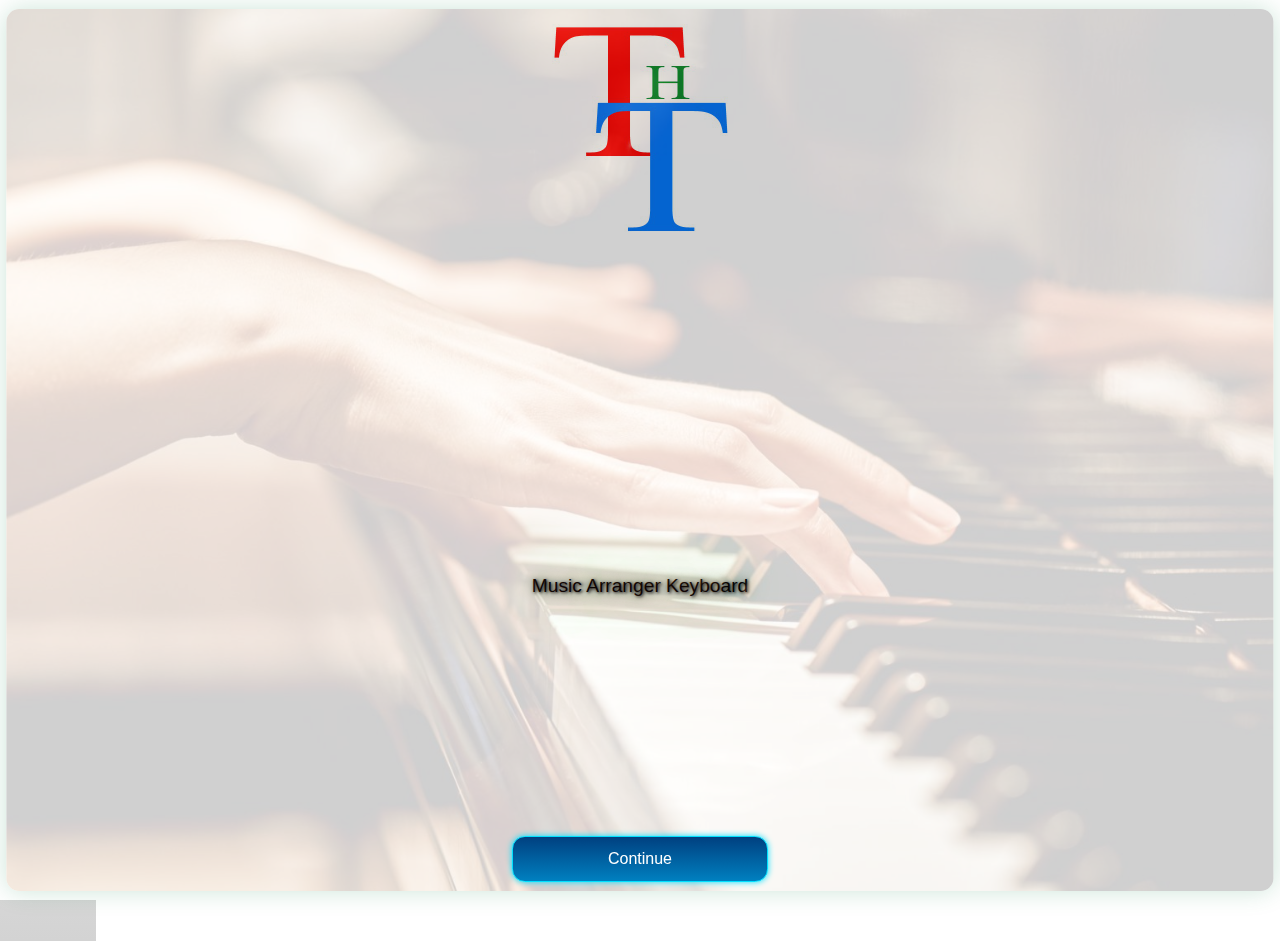
<file: index.html>
<html lang="en">

<head>
    <meta charset="utf-8" />
    <meta name="viewport"
        content="width=device-width, height=device-height, initial-scale=1.0, minimum-scale=1.0, maximum-scale=1.0, user-scalable=no" />
    <title>THT Music Arranger Keyboard</title>
    <link rel="shortcut icon" href="images/icon.png" />
    <link rel="stylesheet" href="styles/index.css" />
    <script src="tones/reverb.js"></script>
    <script src="scripts/webmidi.iife.js"></script>
    <script src="tones/soundfont-player.min.js"></script>
    <script src="rhythms/howler.min.js"></script>
    <script src="rhythms/chords.js"></script>
    <script src="rhythms/rhythms.js"></script>
    <script src="tones/tones.js"></script>
    <script src="scripts/keyboards.js"></script>
    <script>/*<![CDATA[*/var isAllLoaded = false; var isInterAdLoaded = false; var isAdShown = false; var numOfStops = 0; function interAdLoaded() { isInterAdLoaded = true; }
        function interAdFailed() { isInterAdLoaded = false; }
        function adShown() { isAdShown = true; }
        var redZone = []; var greenZone = []; var keyTracker; const TRACKER_PERIOD = 10; var isResizing = false; var tableTones; var spanExMIDI; var spanChord; var chord = { name: "", root: "", third: "", fifth: "" }; var chordTracker; var btnBreak, btnV1, btnV2, btnEnd, btnStart, btnReset; var btnTempoDown, btnTempoUp; var btnPrevious, btnNext; var spanTempo, spanRhythm; var rhythmTracker; const buttonStateIndexes = [0, 7, 15, 23, 31, 39, 47, 55]; const buttonStates = ["red", "transparent", "yellow", "transparent", "yellow", "transparent", "yellow", "transparent"]; var btnBlink; var divMapping, tableMapping; var MappingFunctionButtons = []; var MappingCCButtons = []; var MappingCCs = []; var isMapping = false, isLearning = false; var learningIndex = 0; var divPress, divPressContent; var divHelp; var btnHelp, btnHelpClose; var isViewHelp = false; document.addEventListener("DOMContentLoaded", function () {
            divTwin = document.getElementById("divTwin"); divTransport = document.getElementById("divTransport"); document.getElementById("tableTones").style.height = document.getElementById("tableRhythms").style.height = (divTransport.offsetHeight - (2 * document.getElementsByClassName("divTitles")[0].offsetHeight)) / 2; keyboard0 = document.getElementById("divWhole"); keyboard1 = document.getElementById("divKey1"); keyboard2 = document.getElementById("divKey2"); AcmpSection = document.getElementById("divAcmpSection"); ToneSection = document.getElementById("divToneSection"); redMask = document.getElementById("divRedMask"); greenMask = document.getElementById("divGreenMask"); wheels = document.getElementById("divWheels"); pitch = document.getElementById("divPitch"); pitchUpper = document.getElementById("divUpper"); pitchMid = document.getElementById("divMid"); pitchLower = document.getElementById("divLower"); wheelValue = document.getElementById("divWheelValue"); btnBlink = document.getElementById("btnV1"); divMapping = document.getElementById("divMapping"); divPress = document.getElementById("divPress"); divPress.addEventListener("click", function () { isLearning = false; this.style.visibility = "hidden"; }); divPressContent = document.getElementById("divPressContent"); divPressContent.style.left = (document.body.offsetWidth - divPressContent.offsetWidth) / 2; divPressContent.style.top = (document.body.offsetHeight - divPressContent.offsetHeight) / 2; tableTones = document.getElementById("tableTones"); let tr = document.createElement("tr"); for (let i = 0; i < Tones.length; i++) {
                let td = document.createElement("td"); td.style.width = Math.floor(100 / Tones.length) + "%"; let currentButton = document.createElement("button"); currentButton.innerText = Tones[i].name; currentButton.classList.add("btnTone"); currentButton.setAttribute("idx", i); currentButton.addEventListener("click", function () {
                    let thisIndex = parseInt(this.getAttribute("idx")); for (let j = 0; j < Tones.length; j++)
                        Tones[j].button.style.backgroundImage = "linear-gradient(to bottom, rgb(0, 64, 32) , rgb(0, 128, 64))"; this.style.backgroundImage = "linear-gradient(to bottom, rgb(0, 128, 64) , rgb(0, 224, 128))"; currentTone = Tones[thisIndex];
                }); Tones[i].button = currentButton; MappingFunctionButtons.push(currentButton); td.appendChild(currentButton); tr.appendChild(td);
            }
            tableTones.appendChild(tr); Tones[0].button.style.backgroundImage = "linear-gradient(to bottom, rgb(0, 128, 64), rgb(0, 224, 128))"; spanExMIDI = document.getElementById("spanExMIDI"); spanExMIDI.addEventListener("click", function () { if (this.innerText == "No MIDI Controller Detected") return; isMapping = true; divMapping.style.visibility = "visible"; }); document.getElementById("btnMappingClose").addEventListener("click", function () { isMapping = false; divMapping.style.visibility = "hidden"; repositionKeyboards(); }); spanChord = document.getElementById("spanChord"); spanChord.addEventListener("click", function () { chord.name = ""; this.innerText = "No Chord Detected"; }); btnBreak = document.getElementById("btnBreak"); btnV1 = document.getElementById("btnV1"); btnV2 = document.getElementById("btnV2"); btnEnd = document.getElementById("btnEnd"); btnStart = document.getElementById("btnStart"); btnReset = document.getElementById("btnReset"); btnTempoDown = document.getElementById("btnTempoDown"); btnTempoUp = document.getElementById("btnTempoUp"); btnPrevious = document.getElementById("btnPrevious"); btnNext = document.getElementById("btnNext"); spanTempo = document.getElementById("spanTempo"); spanRhythm = document.getElementById("spanRhythm"); divHelp = document.getElementById("divHelp"); btnHelp = document.getElementById("btnHelp"); btnHelpClose = document.getElementById("btnHelpClose"); btnHelpClose.addEventListener("click", function () { isViewHelp = false; divHelp.style.visibility = "hidden"; repositionKeyboards(); }); btnHelp.addEventListener("click", function () { isViewHelp = true; divHelp.style.visibility = "visible"; }); MappingFunctionButtons.push(btnBreak); MappingFunctionButtons.push(btnV1); MappingFunctionButtons.push(btnV2); MappingFunctionButtons.push(btnEnd); MappingFunctionButtons.push(btnStart); MappingFunctionButtons.push(btnReset); for (let i = 0; i < MappingFunctionButtons.length; i++) { let currentCC = localStorage.getItem("CC" + i); if (!currentCC) currentCC = 0; MappingCCs.push(currentCC); }
            tableMapping = document.getElementById("tableMapping"); for (let i = 0; i < MappingFunctionButtons.length; i++) { let tr = document.createElement("tr"); let td1 = document.createElement("td"); let td1btn = document.createElement("button"); td1btn.classList.add("spanMappingFunctionButtons"); td1btn.innerText = MappingFunctionButtons[i].innerText; td1.appendChild(td1btn); let td2 = document.createElement("td"); td2.innerText = ":"; let td3 = document.createElement("td"); let td3btn = document.createElement("button"); td3btn.setAttribute("index", i); td3btn.innerText = MappingCCs[i]; td3btn.addEventListener("click", function () { isLearning = true; learningIndex = this.getAttribute("index"); divPress.style.visibility = "visible"; }); td3.appendChild(td3btn); MappingCCButtons.push(td3btn); tr.appendChild(td1); tr.appendChild(td2); tr.appendChild(td3); tableMapping.appendChild(tr); }
            renderKeyboard0(); renderKeyboard1(); renderKeyboard2(); setMasks(); repositionWheels(); ToneSectionRectCalc(); pitch.addEventListener("touchstart", function (e) { isPitchDraged = true; }); pitch.addEventListener("mousedown", function (e) { isPitchDraged = true; }); pitch.addEventListener("touchmove", function (e) {
                e.preventDefault(); if (isPitchDraged) {
                    let diff; for (let i = 0; i < e.touches.length; i++)
                        if (e.touches[i].target == this) { diff = e.touches[i].clientY - this.offsetTop; break; }
                    if (diff < 0) diff = 0; if (diff > 2 * centerPitch) diff = 2 * centerPitch; pitchValue = Math.round((centerPitch - diff) * 10 / centerPitch) / 10;
                }
            }); pitch.addEventListener("mousemove", function (e) { if (isPitchDraged) { let diff = e.clientY - this.offsetTop; if (diff < 0) diff = 0; if (diff > 2 * centerPitch) diff = 2 * centerPitch; pitchValue = Math.round((centerPitch - diff) * 10 / centerPitch) / 10; } }); pitch.addEventListener("touchend", function (e) {
                let isNoMore = true; for (let i = 0; i < e.touches.length; i++)
                    if (e.touches[i].target == this) { isNoMore = false; break; }
                if (isNoMore) releasePitch();
            }); document.body.addEventListener("mouseup", function () { releaseMasks(); releasePitch(); }); document.body.addEventListener("touchend", function (e) {
                if (isGliding) {
                    let remains = []; for (let i = 0; i < e.touches.length; i++) { let touch = e.touches[i]; let element = document.elementFromPoint(touch.clientX, touch.clientY); if (element.getAttribute("id").indexOf("key2_") < 0) continue; let number = parseInt(element.getAttribute("number")); if (remains.indexOf(number) < 0) remains.push(number); }
                    for (let i = 0; i < NOTES.length; i++)
                        if (remains.indexOf(NOTES[i].number) < 0) NOTES[i].isPressed = false; isGliding = false;
                }
            }); window.addEventListener("resize", function () { isResizing = true; document.getElementById("tableTones").style.height = document.getElementById("tableRhythms").style.height = (divTransport.offsetHeight - (2 * document.getElementsByClassName("divTitles")[0].offsetHeight)) / 2; keyboard0.innerHTML = keyboard1.innerHTML = keyboard2.innerHTML = ""; renderKeyboard0(); renderKeyboard1(); renderKeyboard2(); ToneSectionRectCalc(); setMasks(); repositionWheels(); divPressContent.style.left = (document.body.offsetWidth - divPressContent.offsetWidth) / 2; divPressContent.style.top = (document.body.offsetHeight - divPressContent.offsetHeight) / 2; isResizing = false; }); btnTempoDown.addEventListener("click", function () { tempo -= 2; if (tempo < 50) tempo = 50; calcRealTempo(); }); btnTempoUp.addEventListener("click", function () { tempo += 2; if (tempo > 150) tempo = 150; calcRealTempo(); }); spanTempo.addEventListener("click", function () { loadDefaultTempo(); }); btnPrevious.addEventListener("click", function () { loadPreviousRhythm(); btnBlink.style.boxShadow = "none"; btnBlink = btnV1; }); btnNext.addEventListener("click", function () { loadNextRhythm(); btnBlink.style.boxShadow = "none"; btnBlink = btnV1; }); let loadedTracker = setInterval(function () { if (Loader.isAllLoaded()) { document.getElementById("imgSpinner").style.visibility = "hidden"; let btnGoOn = document.getElementById("btnGoOn"); btnGoOn.addEventListener("click", function () { currentTone.player.start(0); document.getElementById("divSplash").style.display = "none"; repositionKeyboards(); loadRhythm(0); isAllLoaded = true; }); btnGoOn.style.visibility = "visible"; clearInterval(loadedTracker); } }, TRACKER_PERIOD); keyTracker = setInterval(function () {
                if (isResizing || !isAllLoaded || isMapping || isViewHelp) return; wheelValue.innerHTML = pitchValue; let h = Math.abs(centerPitch * pitchValue); if (pitchValue >= 0) { pitchLower.style.visibility = "hidden"; pitchUpper.style.visibility = "visible"; pitchUpper.style.height = h; pitchUpper.style.top = centerPitch - pitchUpper.offsetHeight; } else { pitchUpper.style.visibility = "hidden"; pitchLower.style.visibility = "visible"; pitchLower.style.height = h; pitchLower.style.top = centerPitch; }
                for (let i = 0; i < NOTES.length; i++) { let currNumber = NOTES[i].number; let currName = NOTES[i].name; let thisKey0 = document.getElementById("key0_" + currNumber); let thisKey1 = document.getElementById("key1_" + currNumber); let thisKey2 = document.getElementById("key2_" + currNumber); if (NOTES[i].isPressed) { thisKey0.style.backgroundColor = "rgb(0, 64, 128)"; thisKey1.style.backgroundColor = "rgb(128, 0, 64)"; thisKey2.style.backgroundColor = "rgb(0, 128, 64)"; if (currNumber >= redMaskRange.left && currNumber <= redMaskRange.right) { if (redZone.indexOf(currName) < 0) redZone.push(currName); } else { if (greenZone.indexOf(currNumber) < 0) greenZone.push(currNumber); } } else { thisKey0.style.backgroundColor = thisKey1.style.backgroundColor = thisKey2.style.backgroundColor = "white"; let currRedNote = redZone.indexOf(currName); let currGreenNote = greenZone.indexOf(currNumber); if (currRedNote >= 0) redZone.splice(currRedNote, 1); if (currGreenNote >= 0) greenZone.splice(currGreenNote, 1); } }
                for (let i = 0; i < MAXIMUM_NOTES_AVAILABLE; i++) { if (greenZone.indexOf(i) >= 0) { if (typeof TonePlayingState[i] == "undefined") { TonePlayingState[i] = currentTone.player.start(i); TonePlayingState[i].connect(reverbNode); } } else { if (typeof TonePlayingState[i] != "undefined") { TonePlayingState[i].stop(); TonePlayingState[i] = undefined; } } }
                for (let i = 0; i < greenZone.length; i++)TonePlayingState[greenZone[i]].source.detune.value = pitchValue * 200; spanTempo.innerText = tempo; spanRhythm.innerText = currentRhythm.name; if (playState == "stop") { btnStart.innerText = "▶"; btnEnd.innerText = "Sync Start"; } else { btnStart.innerText = "◼"; btnEnd.innerText = "Ending"; }
                if (isSyncOn)
                    btnEnd.style.color = "yellow"; else
                    btnEnd.style.color = "white";
            }, TRACKER_PERIOD); chordTracker = setInterval(function () {
                if (isViewHelp || isResizing || !isAllLoaded || redZone.length < 1) return; let redZoneSimple = []; for (let i = 0; i < redZone.length; i++) { var currName = redZone[i].substr(0, redZone[i].length - 1); if (redZoneSimple.indexOf(currName) < 0) redZoneSimple.push(currName); }
                for (let i = 0; i < redZoneSimple.length - 1; i++)
                    for (let j = i + 1; j < redZoneSimple.length; j++) { if (redZoneSimple[i] > redZoneSimple[j]) { let swap = redZoneSimple[i]; redZoneSimple[i] = redZoneSimple[j]; redZoneSimple[j] = swap; } }
                for (let i = 0; i < chords.length; i++)
                    if (chords[i].notes == redZoneSimple.toString()) {
                        chord.name = chords[i].name; if (chord.name.indexOf("#") < 0)
                            chord.root = chord.name.charAt(0); else
                            chord.root = chord.name.substr(0, 2); let indexInBassArray = bass_root.indexOf(chord.root); if (chord.name.indexOf("m") < 0)
                            chord.third = bass_3mj[indexInBassArray]; else
                            chord.third = bass_3mn[indexInBassArray]; chord.fifth = bass_5th[indexInBassArray]; break;
                    }
                if (chord.name == "") { spanChord.innerText = "No Chord Detected"; } else { spanChord.innerText = "Chord: " + chord.name; if (isSyncOn) { isSyncOn = false; playState = "a"; setCurrentElement(playState); btnBlink = btnV1; } else if (playState == "stop") playChord(chord); }
            }, TRACKER_PERIOD); btnBreak.onclick = function () { switch (playState) { case "stop": isSyncOn = false; playState = "fatoi"; setCurrentElement("fa"); break; case "i": playState = "fatoi"; setCurrentElement("fa"); break; case "a": playState = "fatoi"; setCurrentElement("fa"); break; case "fa": playState = "fatoi"; break; case "b": playState = "fbtoi"; setCurrentElement("fb"); break; case "fb": playState = "fbtoi"; break; case "e": playState = "etoi"; setCurrentElement("fb"); break; case "fbtoa": playState = "fbtoi"; break; case "fatob": playState = "fatoi"; break; case "fatoe": playState = "fatoi"; break; case "fbtoe": playState = "fbtoi"; break; } }; btnV1.onclick = function () { switch (playState) { case "stop": isSyncOn = false; setCurrentElement(playState = "fa"); break; case "a": playState = "fa"; setCurrentElement(playState); break; case "fa": playState = "a"; setCurrentElement(playState); break; case "fb": playState = "fbtoa"; break; case "b": playState = "fbtoa"; setCurrentElement("fb"); break; case "i": playState = "fa"; setCurrentElement(playState); case "e": playState = "etoa"; setCurrentElement("fa"); break; case "fatoi": playState = "fa"; break; case "fatob": playState = "fa"; break; case "fatoe": playState = "fa"; break; case "fbtoe": playState = "fbtoa"; break; case "fbtoi": playState = "fbtoa"; break; } }; btnV2.onclick = function () { switch (playState) { case "stop": isSyncOn = false; setCurrentElement(playState = "fb"); break; case "a": playState = "fatob"; setCurrentElement("fa"); break; case "fa": playState = "fatob"; break; case "b": playState = "fb"; setCurrentElement(playState); break; case "fb": playState = "b"; setCurrentElement(playState); break; case "i": playState = "itob"; setCurrentElement("fa"); break; case "e": playState = "etob"; setCurrentElement("fb"); break; case "fbtoi": playState = "fb"; break; case "fbtoa": playState = "fb"; break; case "fbtoe": playState = "fb"; break; case "fatoe": playState = "fatob"; break; case "fatoi": playState = "fatob"; break; } }; btnEnd.onclick = function () { switch (playState) { case "stop": isSyncOn = !isSyncOn; break; case "e": playState = "fbtoe"; setCurrentElement("fb"); break; case "a": playState = "fatoe"; setCurrentElement("fa"); break; case "fa": playState = "fatoe"; break; case "b": playState = "fbtoe"; setCurrentElement("fb"); break; case "fb": playState = "fbtoe"; break; case "i": playState = "itoe"; break; case "fatob": playState = "fatoe"; break; case "fbtoa": playState = "fbtoe"; break; case "fatoi": playState = "fatoe"; break; case "fbtoi": playState = "fbtoe"; break; } }; btnStart.onclick = function () { if (playState == "stop") { isSyncOn = false; playState = "a"; setCurrentElement(playState); btnBlink = btnV1; } else { playState = "stop"; stopAllBasses(); resetToFirstBeat(); btnBlink.style.boxShadow = "none"; numOfStops++; if (numOfStops >= 9 && isInterAdLoaded && !isAdShown) Android.showAd(); } }; btnReset.onclick = function () { resetToFirstBeat(); }
            rhythmTracker = setInterval(function () {
                if (isViewHelp || isMapping || isResizing || !isAllLoaded || playState == "stop") return; let index = buttonStateIndexes.indexOf(tick); if (index >= 0) btnBlink.style.boxShadow = "0 0 1vw " + buttonStates[index]; if (numOfMiliseconds % realTempo == 0) { playAtTick(tick); if (++tick >= TICKS_ONE_BAR) { tick = 0; numOfMiliseconds = -realTempo; switch (playState) { case "etoi": case "fatoi": case "fbtoi": setCurrentElement(playState = "i"); btnBlink = btnBreak; break; case "i": case "fa": case "fbtoa": case "etoa": setCurrentElement(playState = "a"); btnBlink = btnV1; break; case "fatob": case "itob": case "fb": case "etob": setCurrentElement(playState = "b"); btnBlink = btnV2; break; case "e": playState = "stop"; stopAllBasses(); resetToFirstBeat(); btnBlink.style.boxShadow = "none"; break; case "fatoe": case "fbtoe": case "itoe": setCurrentElement(playState = "e"); btnBlink = btnEnd; break; } } }
                numOfMiliseconds++;
            }, 1); WebMidi.enable().then(onEnabled).catch(err => onError(err)); function onEnabled() {
                if (WebMidi.inputs.length < 1) spanExMIDI.innerText = "No MIDI Controller Detected"; else spanExMIDI.innerText = "MIDI Controller: " + WebMidi.inputs[0].name; const MIDIController = WebMidi.inputs[0].channels[1]; MIDIController.addListener("pitchbend", e => { pitchValue = Math.round(e.value * 10) / 10; }); MIDIController.addListener("noteon", e => {
                    for (let i = 0; i < NOTES.length; i++)
                        if (NOTES[i].number == e.note.number) NOTES[i].isPressed = true;
                }); MIDIController.addListener("noteoff", e => {
                    for (let i = 0; i < NOTES.length; i++)
                        if (NOTES[i].number == e.note.number) NOTES[i].isPressed = false;
                }); MIDIController.addListener("controlchange", function (e) {
                    if (e.value == 0) return; let cc = e.controller.number.toString(); if (isLearning) { MappingCCs[learningIndex] = cc; MappingCCButtons[learningIndex].innerText = cc; localStorage.setItem("CC" + learningIndex, cc); divPress.style.visibility = "hidden"; isLearning = false; return; }
                    let index = MappingCCs.indexOf(cc); if (index >= 0) MappingFunctionButtons[index].click();
                });
            }
            function onError(e) { spanExMIDI.innerText = "No MIDI Controller Detected"; }
        });/*]]>*/</script>
</head>

<body oncontextmenu="return false">
    <div id="divSplash">
        <div id="divSplashDim"></div>
        <img id="imgLogo" src="images/tht_logo.jpg" /><br />
        <p><img style="width: 300px;" id="imgSpinner" src="images/spinner.gif" /><br />Music Arranger Keyboard</p>
        <button id="btnGoOn">Continue</button>
    </div>
    <div id="divTransport">
        <div id="divTone">
            <div class="divTitles" style="background-image:linear-gradient(to bottom right,#008040,#00c080)">Instruments
                <span id="spanExMIDI"></span>
            </div>
            <table id="tableTones"></table>
        </div>
        <div id="divRhythm">
            <div class="divTitles" style="background-image:linear-gradient(to bottom right,#800040,#c00080)">Backing
                Band <span id="spanChord">No Chord Detected</span></div>
            <table id="tableRhythms">
                <tr id="trRhythms">
                    <td class="tdDivider">&nbsp;&bull;&nbsp;</td>
                    <td class="tdController"><button class="btnRhythm" id="btnBreak">Break</button></td>
                    <td class="tdController"><button class="btnRhythm" id="btnV1">A</button></td>
                    <td class="tdController"><button class="btnRhythm" id="btnV2">B</button></td>
                    <td class="tdController"><button class="btnRhythm" id="btnEnd">End/Sync</button></td>
                    <td class="tdController"><button class="btnRhythm" id="btnStart">Start</button></td>
                    <td class="tdDivider">&nbsp;&bull;&nbsp;</td>
                    <td class="tdShort"><button class="btnRhythm" id="btnReset">↺</button></td>
                    <td class="tdDivider">&nbsp;&bull;&nbsp;</td>
                    <td class="tdShort"><button class="btnRhythm" id="btnTempoDown">▼</td>
                    <td class="tdShort"><span class="spanTitle">Tempo</span><br /><span id="spanTempo"></span></td>
                    <td class="tdShort"><button class="btnRhythm" id="btnTempoUp">▲</button></td>
                    <td class="tdDivider">&nbsp;&bull;&nbsp;</td>
                    <td class="tdShort"><button class="btnRhythm" id="btnPrevious">▼</button></td>
                    <td class="tdController"><span class="spanTitle">Rhythm</span><br /><span id="spanRhythm"></span>
                    </td>
                    <td class="tdShort"><button class="btnRhythm" id="btnNext">▲</button></td>
                    <td class="tdDivider">&nbsp;&bull;&nbsp;</td>
                    <td class="tdShort"><button id="btnHelp">Help?</button></td>
                    <td class="tdDivider">&nbsp;&bull;&nbsp;</td>
                </tr>
            </table>
        </div>
    </div>
    <div id="divKeyboards">
        <div id="divWhole"></div>
        <div id="div_1">
            <div id="divWheels">
                <div id="divPitchTitle" class="divTitles"
                    style="background-image:linear-gradient(to bottom right,#004080,#0080c0)">Bend</div>
                <div id="divPitch">
                    <div id="divUpper"></div>
                    <div id="divLower"></div>
                </div>
                <div id="divMid"></div>
                <div id="divWheelValue">0</div>
            </div>
            <div id="divTwin">
                <div class="divTitles" style="background-image:linear-gradient(to bottom right,#800040,#c00080)">
                    Accompaniment Keyboard</div>
                <div id="divAcmpSection" class="divKeyboard">
                    <div id="divKey1"></div>
                </div>
                <div id="divSectionTone" class="divTitles"
                    style="background-image:linear-gradient(to bottom right,#008040,#00c080)">Tone Keyboard</div>
                <div id="divToneSection" class="divKeyboard">
                    <div id="divKey2"></div>
                </div>
            </div>
        </div>
    </div>
    <div id="divMapping">
        <div class="divTitles" style="background-image:linear-gradient(to bottom right,#004080,#0080c0)">MIDI Controller
            Mapping <button id="btnMappingClose">Close</button></div>
        <div id="div2">
            <table id="tableMapping">
                <tr class="tableHeader">
                    <td style="width:49%">Function</td>
                    <td>-</td>
                    <td style="width:49%">Control Change (CC)</td>
                </tr>
            </table>
            <div id="divPress">
                <div id="divPressContent">Press the corresponding control on your MIDI Controller!</div>
            </div>
        </div>
    </div>
    <div id="divHelp">
        <div class="divTitles" style="background-image:linear-gradient(to bottom right,#004080,#0080c0)">How to use this
            app? <button id="btnHelpClose">Close</button></div>
        <iframe id="frmHelp" src="help/help.html"></iframe>
    </div>
</body>

</html>
</file>
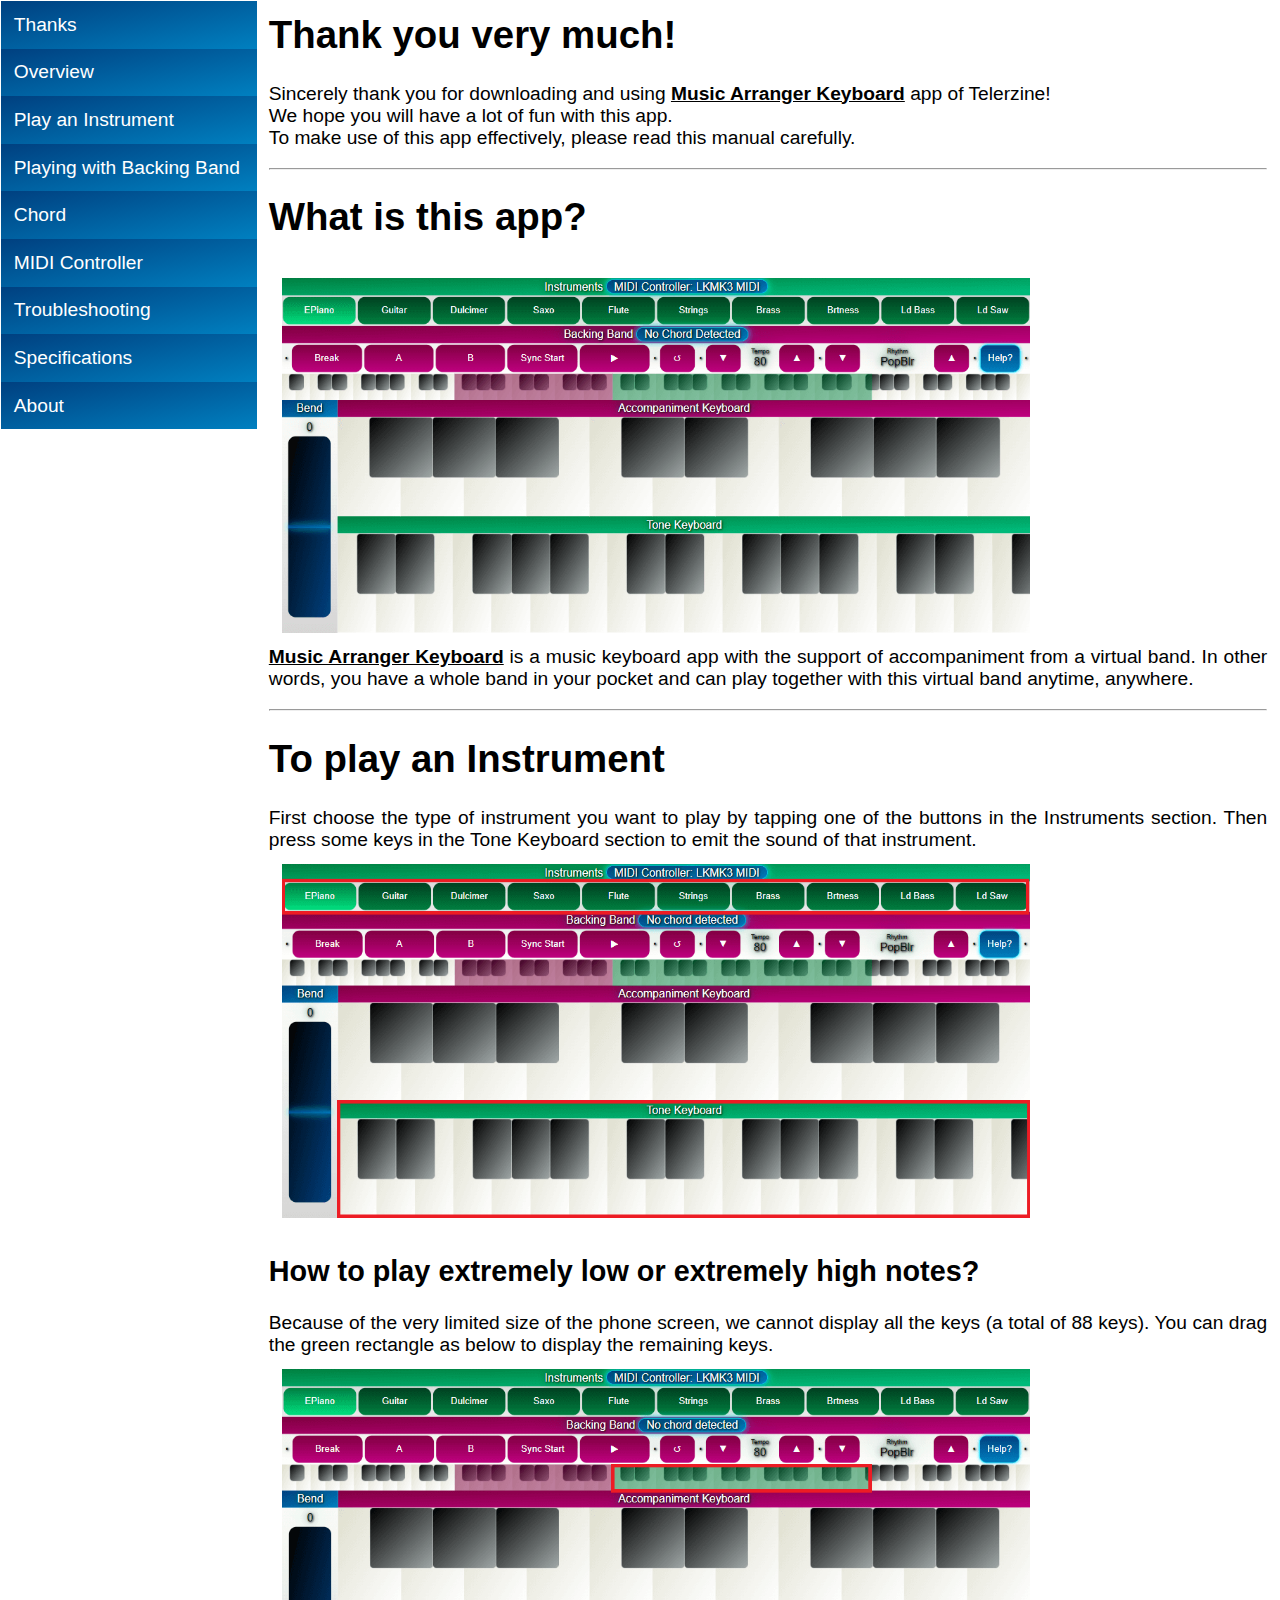
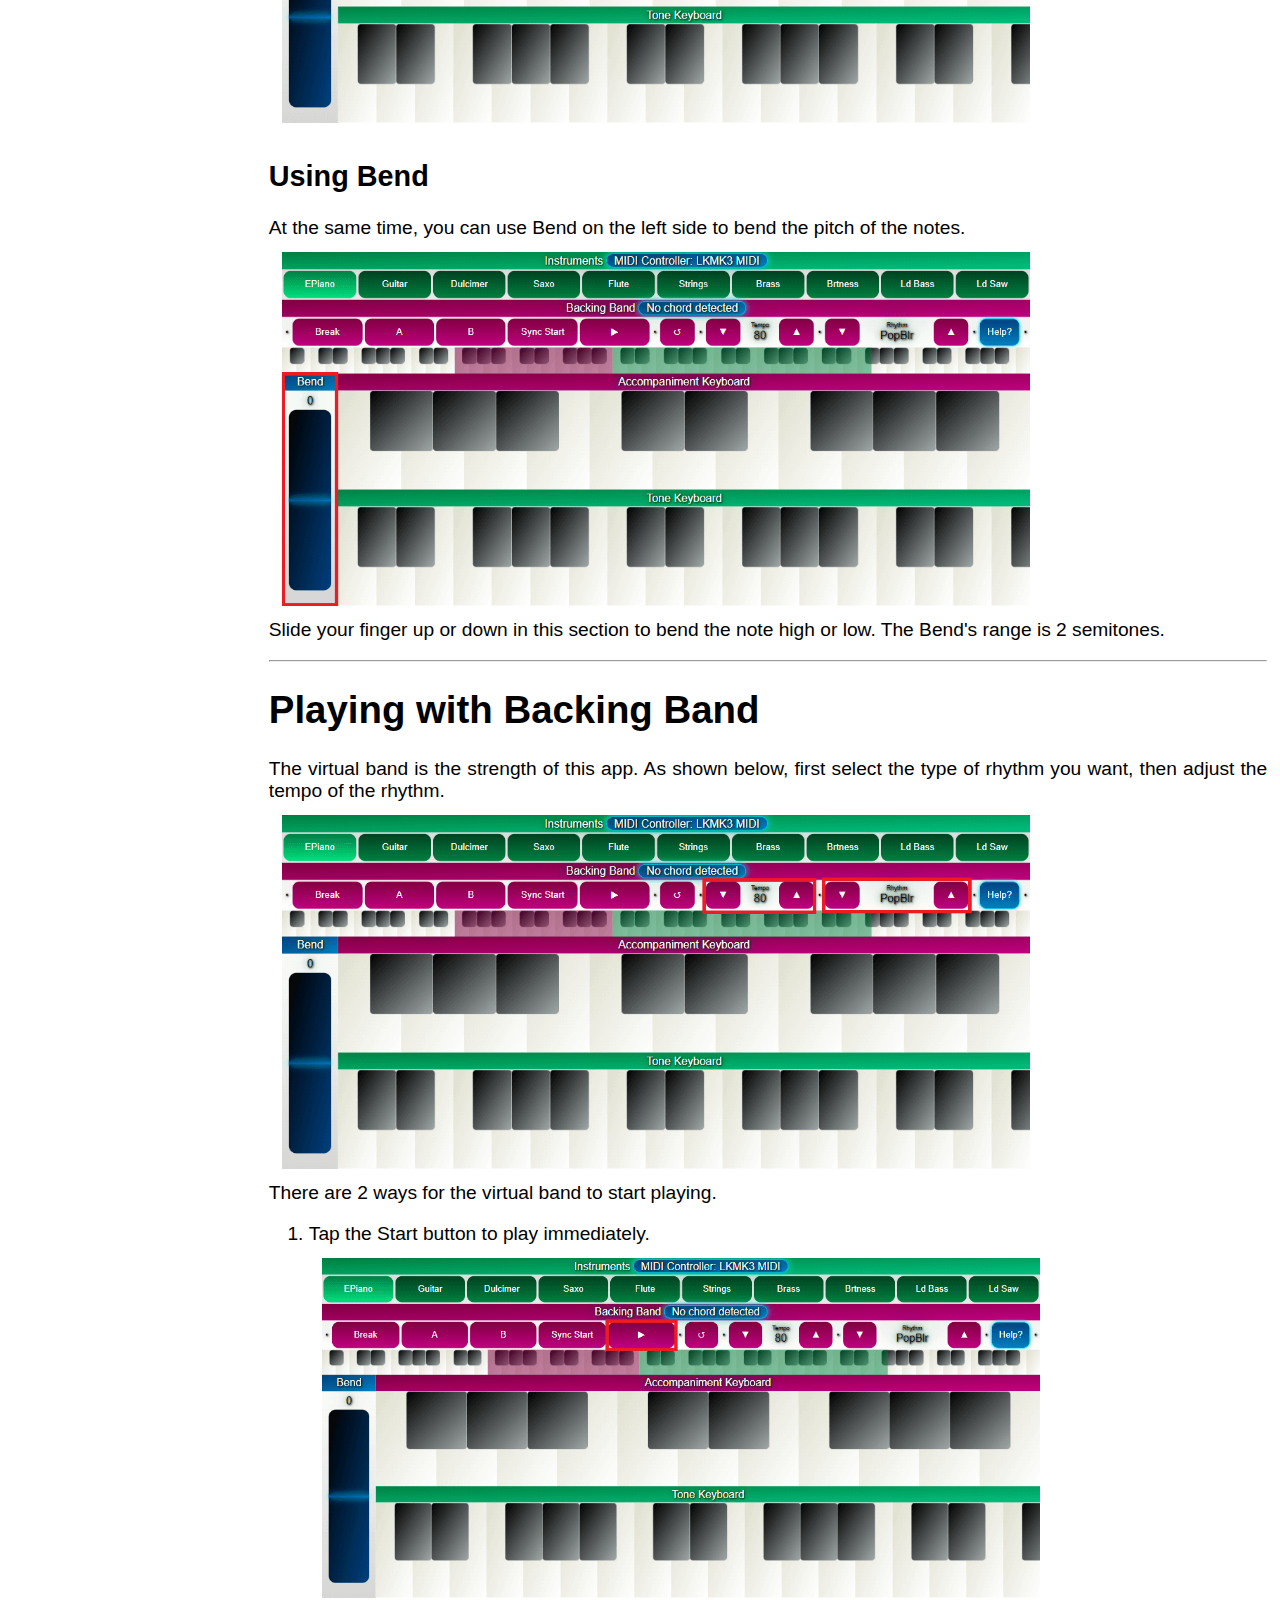
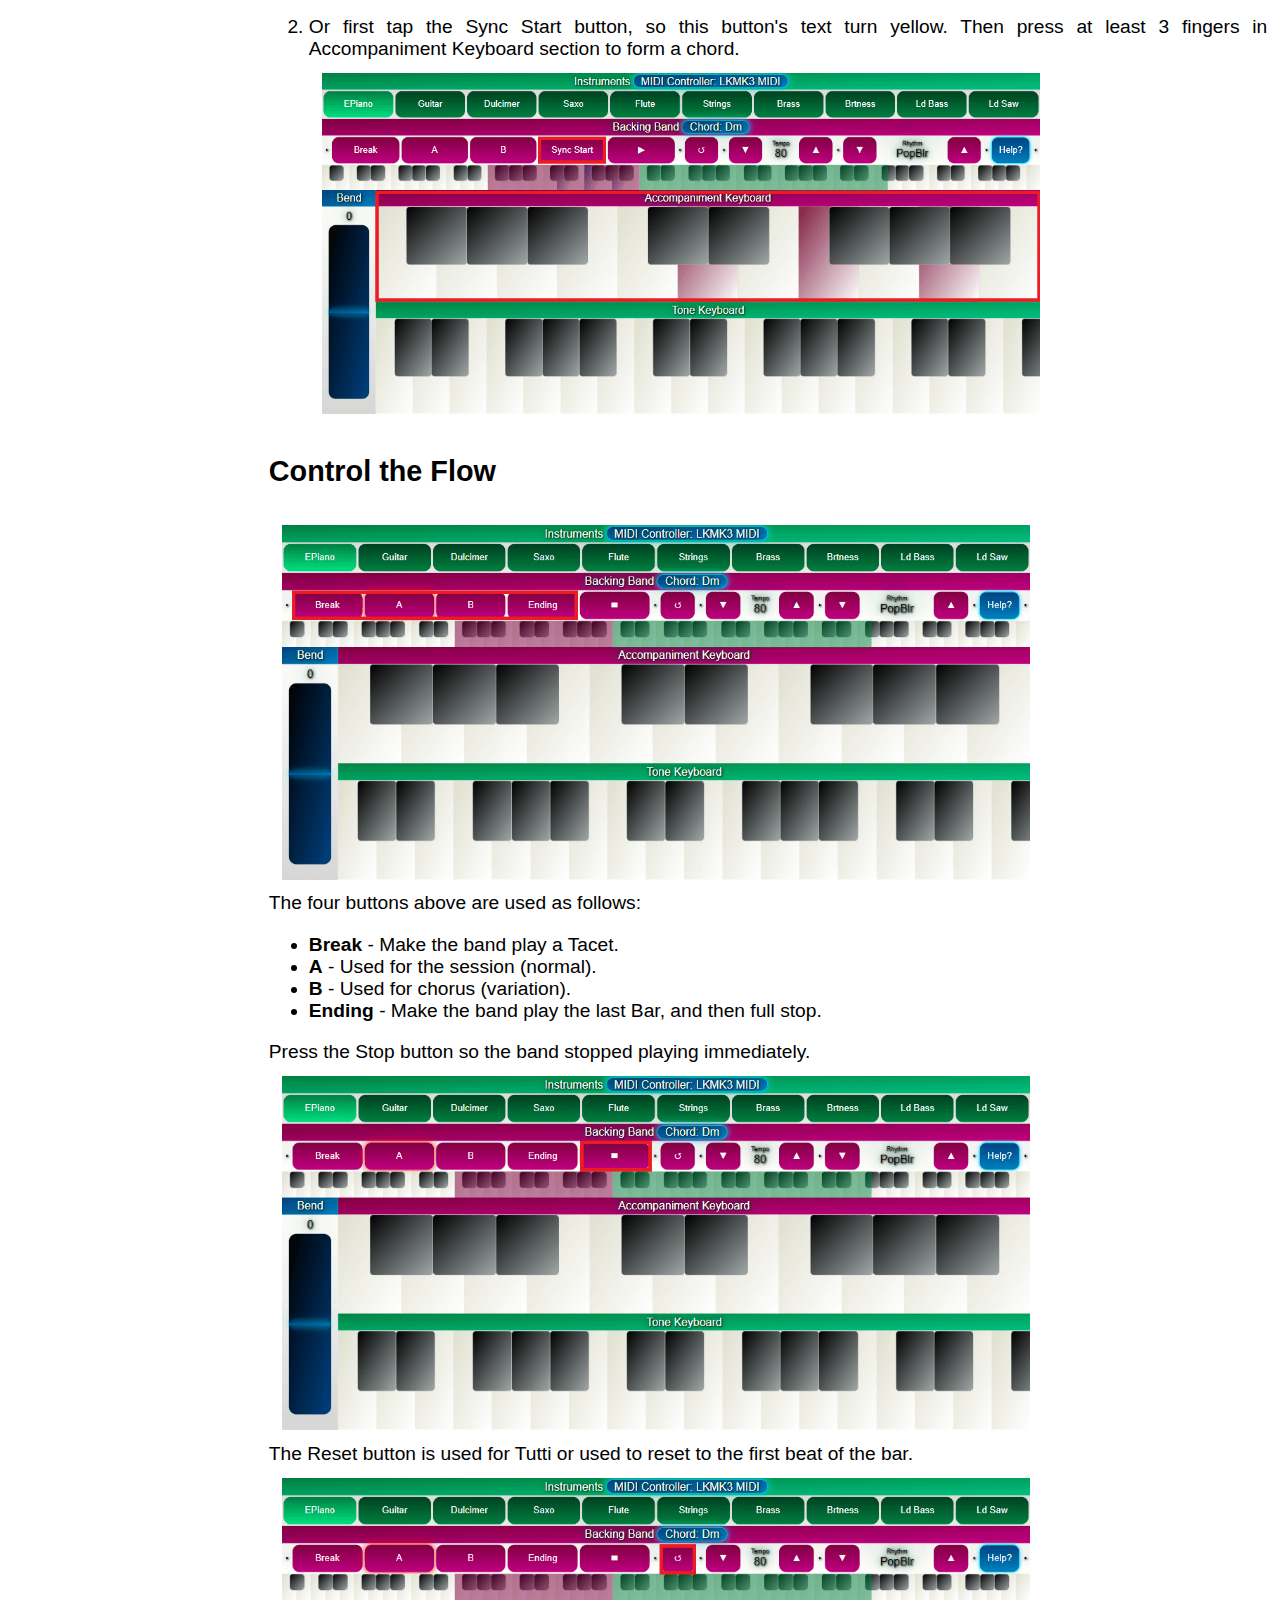
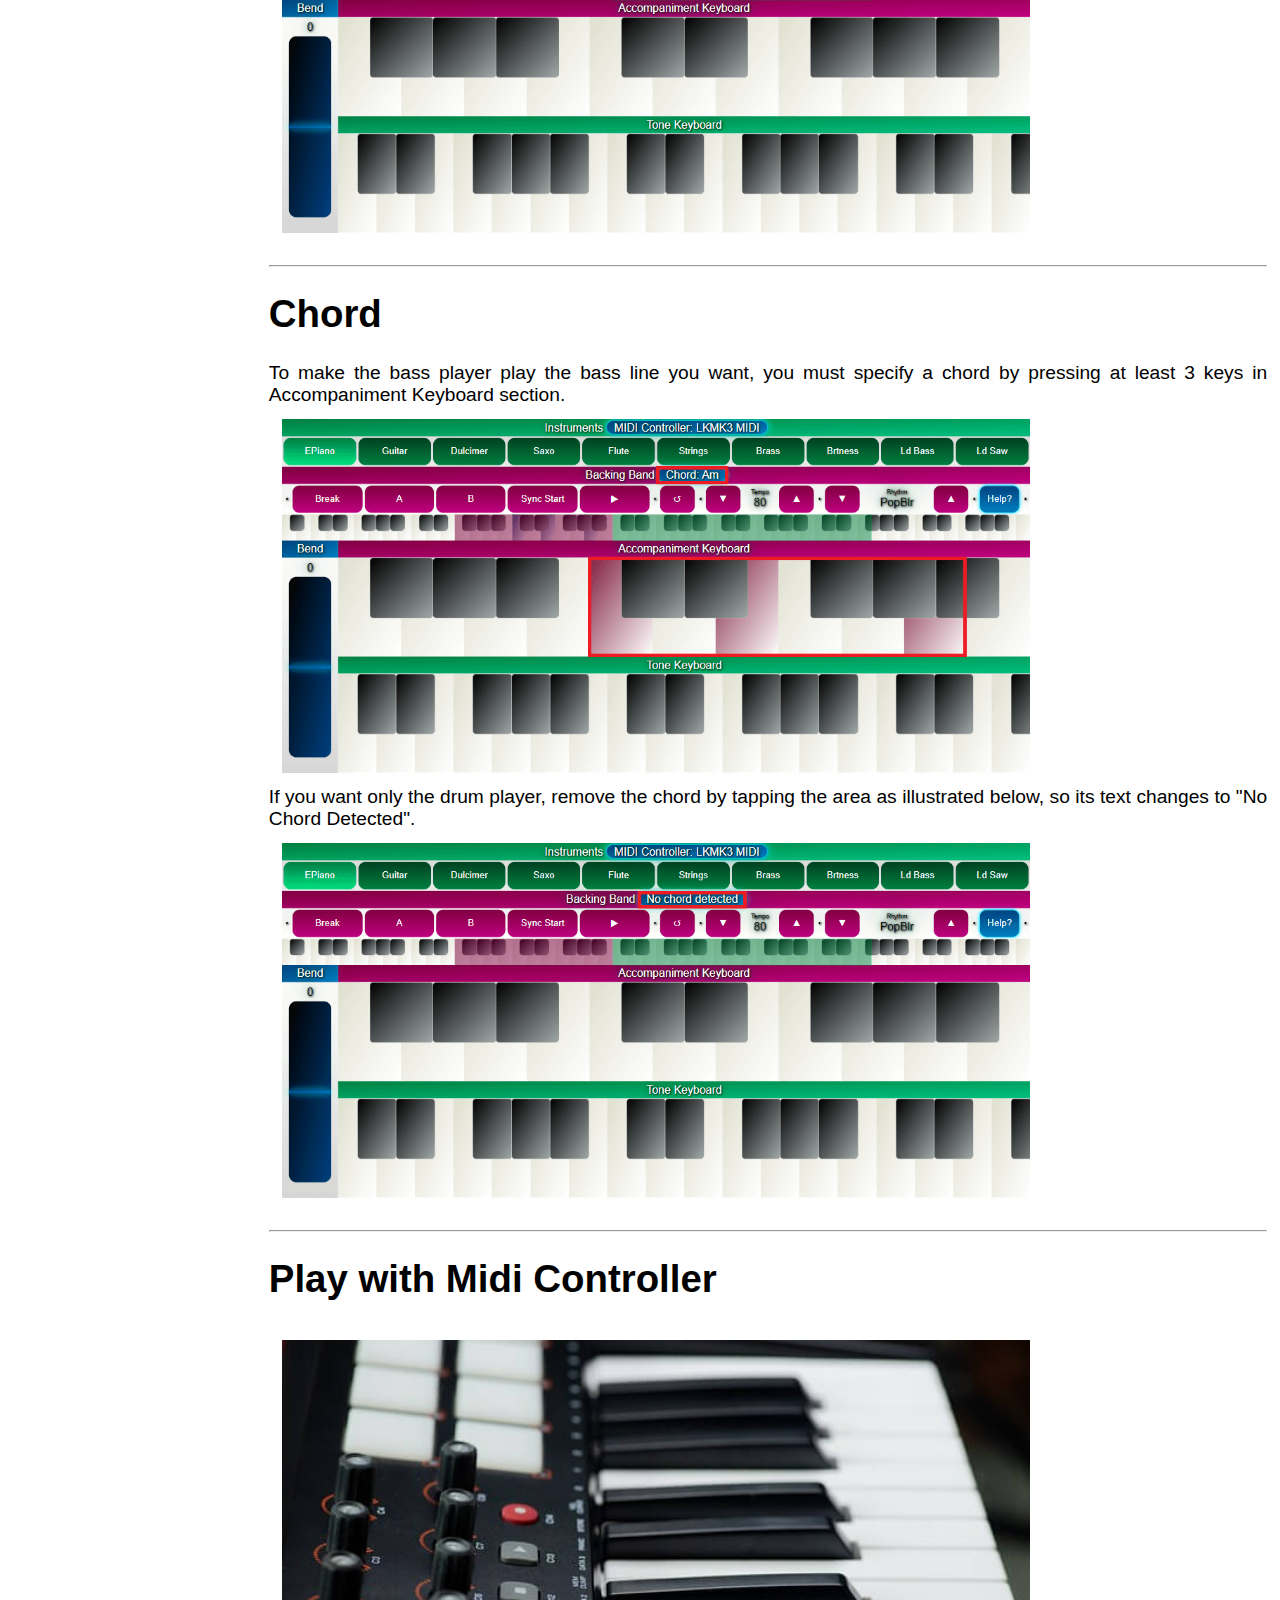
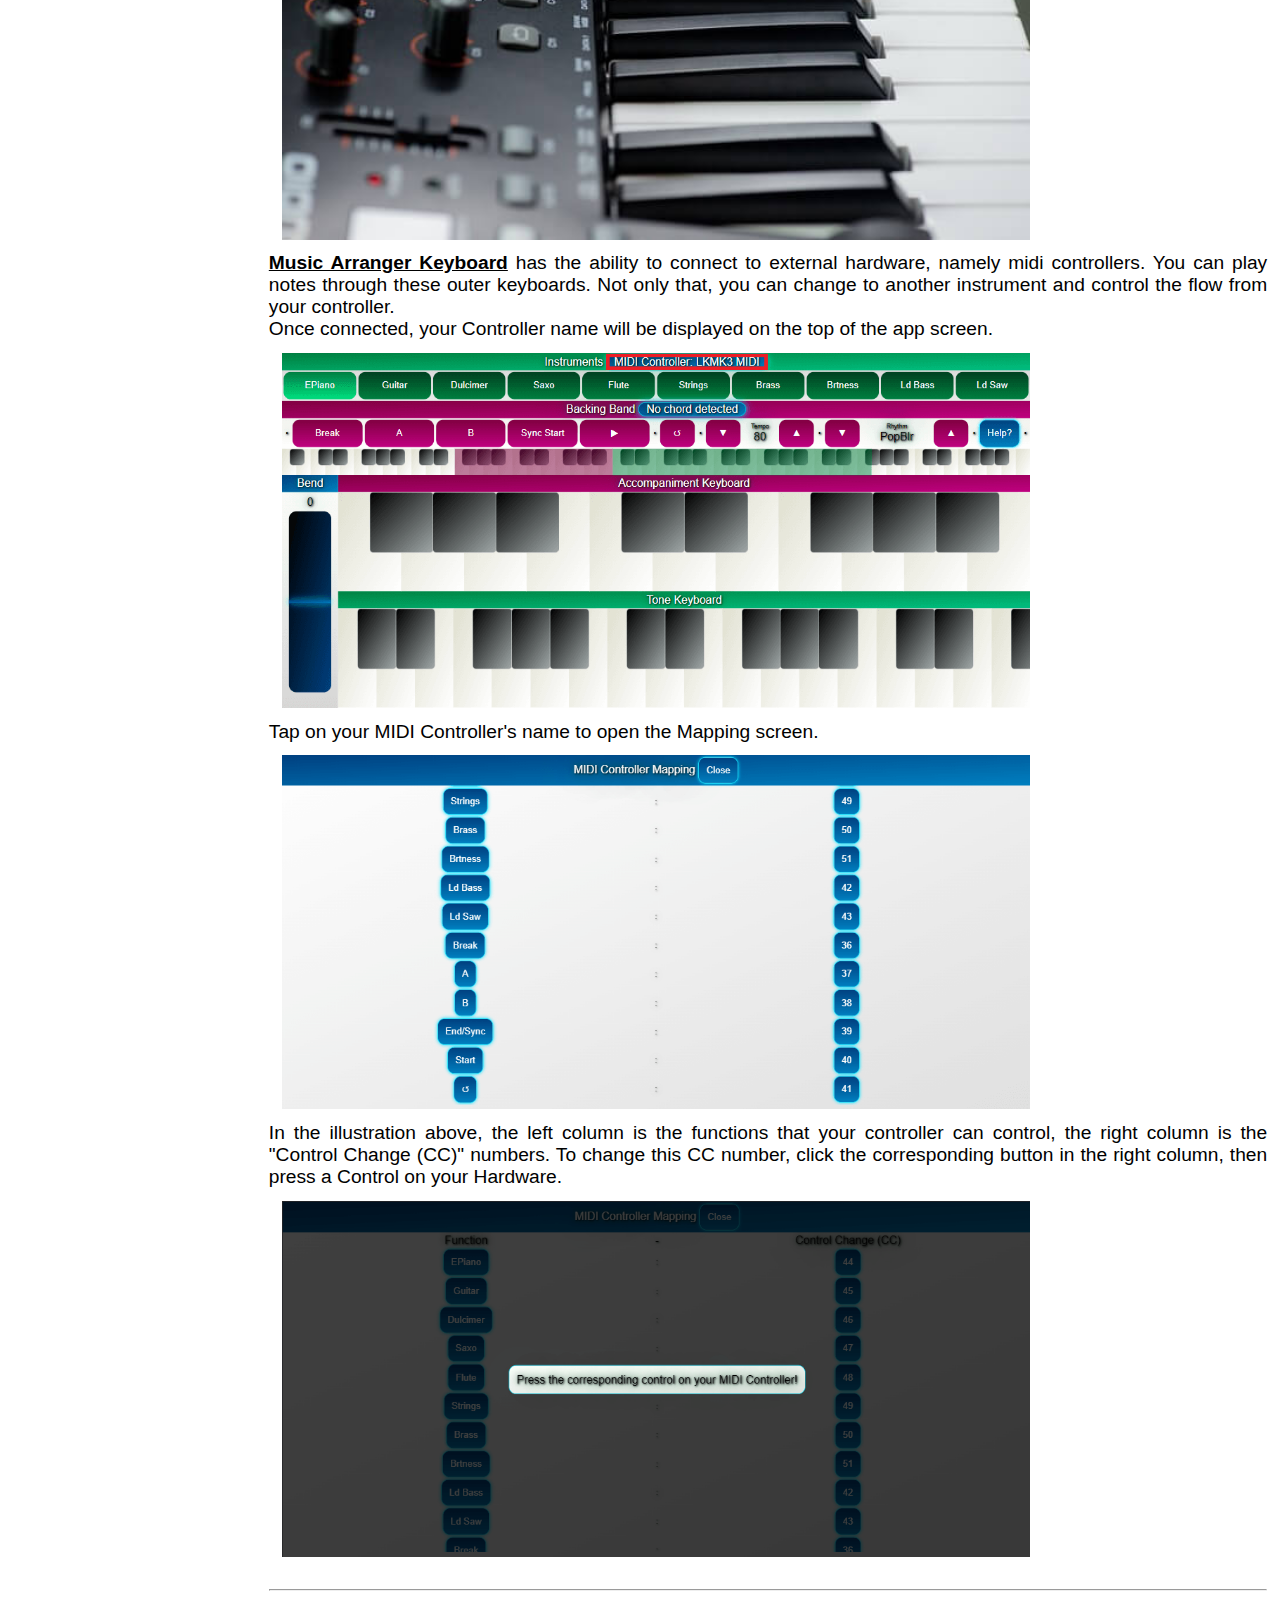
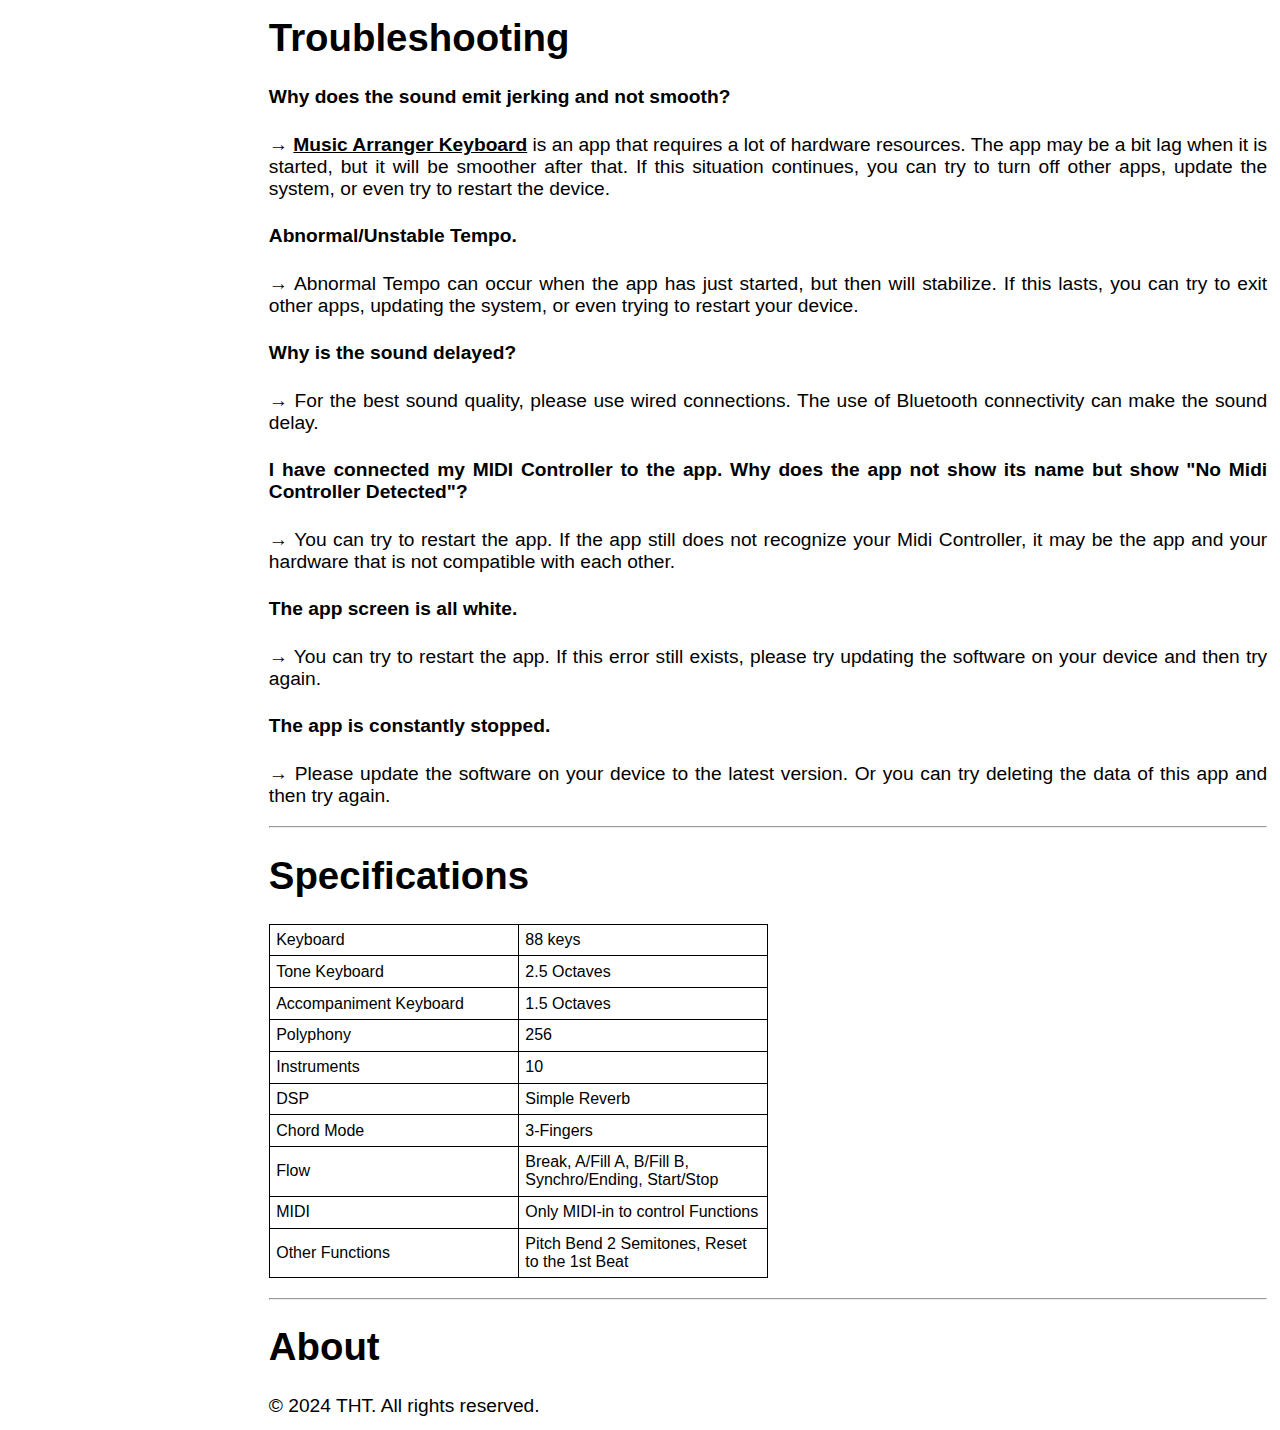
<file: help/help.html>
<html>

<head>
    <meta charset="utf-8" />
    <meta name="viewport"
        content="width=device-width, height=device-height, initial-scale=1.0, minimum-scale=1.0, maximum-scale=1.0, user-scalable=no" />
    <link rel="shortcut icon" href="../images/icon.png" />
    <style>
        body {
            width: 100%;
            height: 100%;
            margin: 0;
            font-size: 1.5vw;
            font-family: sans-serif;
            user-select: none
        }

        table {
            width: 100%;
            height: 100%;
            border-collapse: collapse
        }

        #tdSideBar {
            width: 20%;
            vertical-align: top;
            position: fixed;
            left: 0;
            top: 0
        }

        #tdContent {
            width: 80%;
            vertical-align: top;
            padding: 1vw;
            font-size: 1.5vw;
            text-align: justify
        }

        a {
            background-image: linear-gradient(to bottom right, #004080, #0080c0);
            padding: 1vw;
            font-size: 1.5vw;
            color: white;
            width: 90%;
            display: block;
            text-decoration: none
        }

        span {
            font-weight: bold;
            text-decoration: underline
        }

        img {
            width: 75%;
            margin: 1vw
        }

        #specs {
            width: 50%;
            font-size: 1.25vw
        }

        #specs td {
            border: 1px solid black;
            padding: .5vw
        }
    </style>
    <script></script>
</head>

<body oncontextmenu="return false">
    <table>
        <tr>
            <td id="tdSideBar">
                <a href="#thanks">Thanks</a>
                <a href="#overview">Overview</a>
                <a href="#tones">Play an Instrument</a>
                <a href="#band">Playing with Backing Band</a>
                <a href="#chord">Chord</a>
                <a href="#midi">MIDI Controller</a>
                <a href="#troubleshooting">Troubleshooting</a>
                <a href="#specifications">Specifications</a>
                <a href="#about">About</a>
            </td>
            <td id="tdContent">
                <p>
                <h1 id="thanks">Thank you very much!</h1>
                Sincerely thank you for downloading and using <span>Music Arranger Keyboard</span> app of
                Telerzine!<br />
                We hope you will have a lot of fun with this app.<br />
                To make use of this app effectively, please read this manual carefully.
                </p>
                <hr />
                <p>
                <h1 id="overview">What is this app?</h1>
                <img src="main.png" /><br />
                <span>Music Arranger Keyboard</span> is a music keyboard app with the support of accompaniment from a
                virtual band.
                In other words, you have a whole band in your pocket and can play together with this virtual band
                anytime, anywhere.
                </p>
                <hr />
                <p>
                <h1 id="tones">To play an Instrument</h1>
                First choose the type of instrument you want to play by tapping one of the buttons in the Instruments
                section.
                Then press some keys in the Tone Keyboard section to emit the sound of that instrument.<br />
                <img src="tones.png" />
                <h2>How to play extremely low or extremely high notes?</h2>
                Because of the very limited size of the phone screen, we cannot display all the keys (a total of 88
                keys).
                You can drag the green rectangle as below to display the remaining keys.<br />
                <img src="green_mask.png" />
                <h2>Using Bend</h2>
                At the same time, you can use Bend on the left side to bend the pitch of the notes.<br />
                <img src="bend.png" /><br />
                Slide your finger up or down in this section to bend the note high or low. The Bend's range is 2
                semitones.
                </p>
                <hr />
                <p>
                <h1 id="band">Playing with Backing Band</h1>
                The virtual band is the strength of this app.
                As shown below, first select the type of rhythm you want, then adjust the tempo of the rhythm.<br />
                <img src="rhythm.png" /><br />
                There are 2 ways for the virtual band to start playing.<br />
                <ol>
                    <li>Tap the Start button to play immediately.<br />
                        <img src="start.png" />
                    </li>
                    <li>
                        Or first tap the Sync Start button, so this button's text turn yellow.
                        Then press at least 3 fingers in Accompaniment Keyboard section to form a chord.<br />
                        <img src="sync.png" />
                    </li>
                </ol>
                <h2>Control the Flow</h2>
                <img src="flow.png" /><br />
                The four buttons above are used as follows:<br />
                <ul>
                    <li><b>Break</b> - Make the band play a Tacet.</li>
                    <li><b>A</b> - Used for the session (normal).</li>
                    <li><b>B</b> - Used for chorus (variation).</li>
                    <li><b>Ending</b> - Make the band play the last Bar, and then full stop.</li>
                </ul>
                Press the Stop button so the band stopped playing immediately.<br />
                <img src="stop.png" /><br />
                The Reset button is used for Tutti or used to reset to the first beat of the bar.<br />
                <img src="reset.png" />
                </p>
                <hr />
                <p>
                <h1 id="chord">Chord</h1>
                To make the bass player play the bass line you want, you must specify a chord by pressing at least 3
                keys in Accompaniment Keyboard section.<br />
                <img src="chord.png" /><br />
                If you want only the drum player, remove the chord by tapping the area as illustrated below, so its text
                changes to "No Chord Detected".<br />
                <img src="only_drum.png" />
                </p>
                <hr />
                <p>
                <h1 id="midi">Play with Midi Controller</h1>
                <img src="real.jpg" /><br />
                <span>Music Arranger Keyboard</span> has the ability to connect to external hardware, namely midi
                controllers.
                You can play notes through these outer keyboards.
                Not only that, you can change to another instrument and control the flow from your controller.<br />
                Once connected, your Controller name will be displayed on the top of the app screen.<br />
                <img src="connected.png" /><br />
                Tap on your MIDI Controller's name to open the Mapping screen.<br />
                <img src="controller.png" /><br />
                In the illustration above, the left column is the functions that your controller can control, the right
                column is the "Control Change (CC)" numbers.
                To change this CC number, click the corresponding button in the right column, then press a Control on
                your Hardware.<br />
                <img src="learn.png" />
                </p>
                <hr />
                <p>
                <h1 id="troubleshooting">Troubleshooting</h1>
                <h4>Why does the sound emit jerking and not smooth?</h4>
                → <span>Music Arranger Keyboard</span> is an app that requires a lot of hardware resources.
                The app may be a bit lag when it is started, but it will be smoother after that.
                If this situation continues, you can try to turn off other apps, update the system, or even try to
                restart the device.
                <h4>Abnormal/Unstable Tempo.</h4>
                → Abnormal Tempo can occur when the app has just started, but then will stabilize.
                If this lasts, you can try to exit other apps, updating the system, or even trying to restart your
                device.
                <h4>Why is the sound delayed?</h4>
                → For the best sound quality, please use wired connections.
                The use of Bluetooth connectivity can make the sound delay.
                <h4>I have connected my MIDI Controller to the app. Why does the app not show its name but show "No Midi
                    Controller Detected"?</h4>
                → You can try to restart the app.
                If the app still does not recognize your Midi Controller, it may be the app and your hardware that is
                not compatible with each other.
                <h4>The app screen is all white.</h4>
                → You can try to restart the app.
                If this error still exists, please try updating the software on your device and then try again.
                <h4>The app is constantly stopped.</h4>
                → Please update the software on your device to the latest version.
                Or you can try deleting the data of this app and then try again.
                </p>
                <hr />
                <p>
                <h1 id="specifications">Specifications</h1>
                <table id="specs">
                    <tr>
                        <td style="width:50%">Keyboard</td>
                        <td>88 keys</td>
                    </tr>
                    <tr>
                        <td>Tone Keyboard</td>
                        <td>2.5 Octaves</td>
                    </tr>
                    <tr>
                        <td>Accompaniment Keyboard</td>
                        <td>1.5 Octaves</td>
                    </tr>
                    <tr>
                        <td>Polyphony</td>
                        <td>256</td>
                    </tr>
                    <tr>
                        <td>Instruments</td>
                        <td>10</td>
                    </tr>
                    <tr>
                        <td>DSP</td>
                        <td>Simple Reverb</td>
                    </tr>
                    <tr>
                        <td>Chord Mode</td>
                        <td>3-Fingers</td>
                    </tr>
                    <tr>
                        <td>Flow</td>
                        <td>Break, A/Fill A, B/Fill B, Synchro/Ending, Start/Stop</td>
                    </tr>
                    <tr>
                        <td>MIDI</td>
                        <td>Only MIDI-in to control Functions</td>
                    </tr>
                    <tr>
                        <td>Other Functions</td>
                        <td>Pitch Bend 2 Semitones, Reset to the 1st Beat</td>
                    </tr>
                </table>
                </p>
                <hr />
                <p>
                <h1 id="about">About</h1>
                © 2024 THT. All rights reserved.
                </p>
            </td>
        </tr>
    </table>
</body>

</html>
</file>
<file: styles/index.css>
body {
    width: 100%;
    height: 100%;
    margin: 0;
    padding: 0;
    overflow: hidden;
    font-size: 1.5vw;
    font-family: sans-serif;
    user-select: none;
    text-shadow: .1vw .1vw .25vw black, 0 0 5vw #008040, 0 0 1vw #004020
}

#divSplash {
    position: fixed;
    width: 100%;
    height: 100%;
    z-index: 99999;
    background-color: white;
    text-align: center
}

#divSplashDim {
    position: fixed;
    width: 99%;
    height: 98%;
    transform: translate(0.5vw, 1vh);
    background-image: url("../images/background.jpg");
    background-size: cover;
    box-shadow: 0 0 2vw #008040;
    border-radius: 1vw;
    opacity: .2
}

#imgSpinner {
    width: 5%
}

#imgLogo {
    width: 20%
}

button {
    font-size: 1.25vw;
    border-radius: .5vw;
    background-image: linear-gradient(to bottom, #004080, #0080c0);
    color: white;
    border-radius: 1vw;
    padding: 1vw;
    border: 1px solid #00e0ff;
    box-shadow: 0 0 .5vw #00e0ff
}

#btnGoOn {
    position: fixed;
    width: 20vw;
    transform: translateX(-50%);
    bottom: 2vh;
    visibility: hidden
}

#divTransport {
    width: 100%;
    height: 27%;
    background-image: linear-gradient(to bottom, lightgray, white)
}

#divTone {
    width: 100%;
    height: 50%
}

table {
    width: 100%
}

td {
    text-align: center
}

button.btnTone {
    background-image: linear-gradient(to bottom, #004020, #008040);
    color: white;
    border: 0;
    width: 100%;
    height: 100%;
    box-shadow: none
}

button.btnRhythm {
    background-image: linear-gradient(to bottom, #800040, #c00080);
    color: white;
    border: 0;
    width: 100%;
    height: 100%;
    box-shadow: none
}

#btnStart {
    font-weight: bold
}

#divRhythm {
    width: 100%;
    height: 50%
}

.spanTitle {
    font-size: .8vw
}

#spanRhythm,
#spanTempo {
    font-size: 1.5vw
}

.tdController {
    width: 10%
}

.tdShort {
    width: 5%
}

.tdDivider {
    width: 1%;
    font-size: 1vw
}

#divKeyboards {
    width: 100%;
    height: 73%
}

#divWhole {
    width: 100%;
    height: 10%
}

#div_1 {
    width: 100%;
    height: 90%
}

#divWheels {
    float: left;
    width: 7.5%;
    height: 107%;
    background-image: linear-gradient(to top, lightgray, white)
}

#divTwin {
    width: 100%;
    height: 100%
}

.divTitles {
    width: 100%;
    text-align: center;
    color: white;
    padding: .25vw 0 .25vw 0;
    z-index: 9999
}

.divKeyboard {
    width: 92.5%;
    margin: auto;
    position: relative;
    overflow: hidden
}

.spanWhiteNote {
    background-image: linear-gradient(to bottom right, rgba(128, 128, 64, 0.25), white);
    position: absolute;
    top: inherit;
    display: inline-block;
    color: black
}

.spanBlackNote {
    background-image: linear-gradient(to bottom right, black, rgba(64, 80, 80, 0.5));
    border: .1vw solid rgba(255, 255, 255, 0.5);
    border-radius: .5vw;
    position: absolute;
    top: inherit;
    display: inline-block;
    color: white;
    z-index: 9997
}

#divRedMask {
    position: absolute;
    top: inherit;
    background-color: rgba(128, 0, 64, 0.5);
    z-index: 9998
}

#divGreenMask {
    position: absolute;
    top: inherit;
    background-color: rgba(0, 128, 64, 0.5);
    z-index: 9998
}

#divKey1,
#divKey2 {
    height: 100%;
    position: relative
}

#divPitch {
    background-image: linear-gradient(to bottom right, black, #004080);
    position: relative;
    width: 75%;
    height: 72.5%;
    border-radius: 1vw
}

#divUpper {
    background-image: linear-gradient(to bottom, #00e0ff, #004080);
    position: absolute;
    border-radius: 1vw
}

#divMid {
    background-image: linear-gradient(to bottom right, #004080, #0080c0);
    box-shadow: 0 0 1vw #00e0ff;
    position: absolute;
    height: 1vh;
    z-index: 9999
}

#divLower {
    background-image: linear-gradient(to bottom, #004080, #00e0ff);
    position: absolute;
    border-radius: 1vw
}

#divWheelValue {
    position: absolute;
    text-align: center;
    z-index: 9999
}

#btnHelp {
    width: 100%;
    height: 100%
}

#spanExMIDI,
#spanChord {
    background-image: linear-gradient(to bottom right, #004080, #0080c0);
    border-radius: 1vw;
    color: white;
    box-shadow: 0 0 1vw #00e0ff;
    border: 1px solid #00e0ff;
    padding: 0 1vw 0 1vw
}

#divMapping,
#divHelp {
    position: fixed;
    width: 100%;
    height: 100%;
    left: 0;
    top: 0;
    z-index: 99998;
    visibility: hidden;
    background-image: linear-gradient(to bottom right, #ffffff, #e0e0e0)
}

#div2 {
    width: 100%;
    height: 90%;
    overflow-x: none;
    overflow-y: scroll
}

#divPress {
    position: fixed;
    width: 100%;
    height: 100%;
    left: 0;
    top: 0;
    background-color: rgba(0, 0, 0, 0.75);
    z-index: 99999;
    visibility: hidden
}

#divPressContent {
    position: fixed;
    border-radius: 1vw;
    border: 1px solid #00e0ff;
    padding: 1vw;
    background-image: linear-gradient(to bottom right, #ffffff, #e0e0e0)
}

.tableHeader {
    font-size: 1.5vw
}

#frmHelp {
    width: 100%;
    height: 90%;
    border: 0
}
</file>
